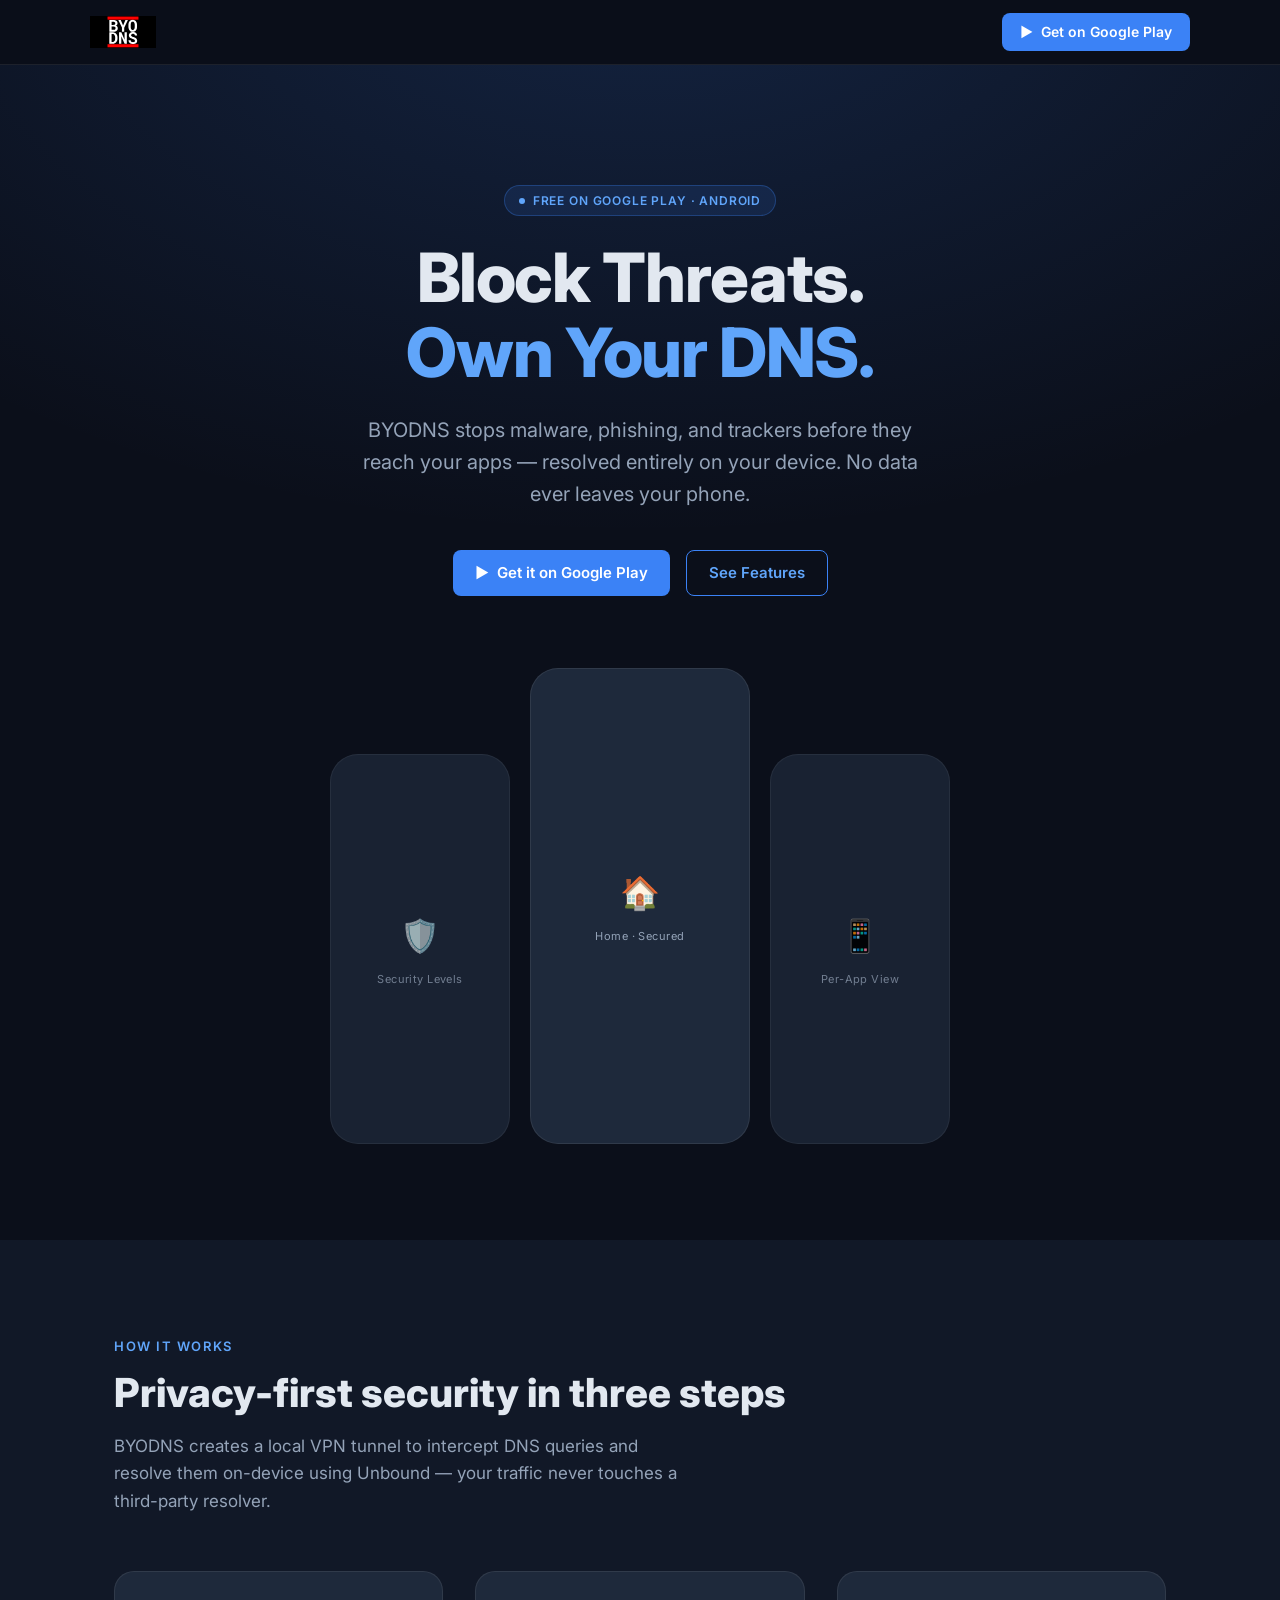
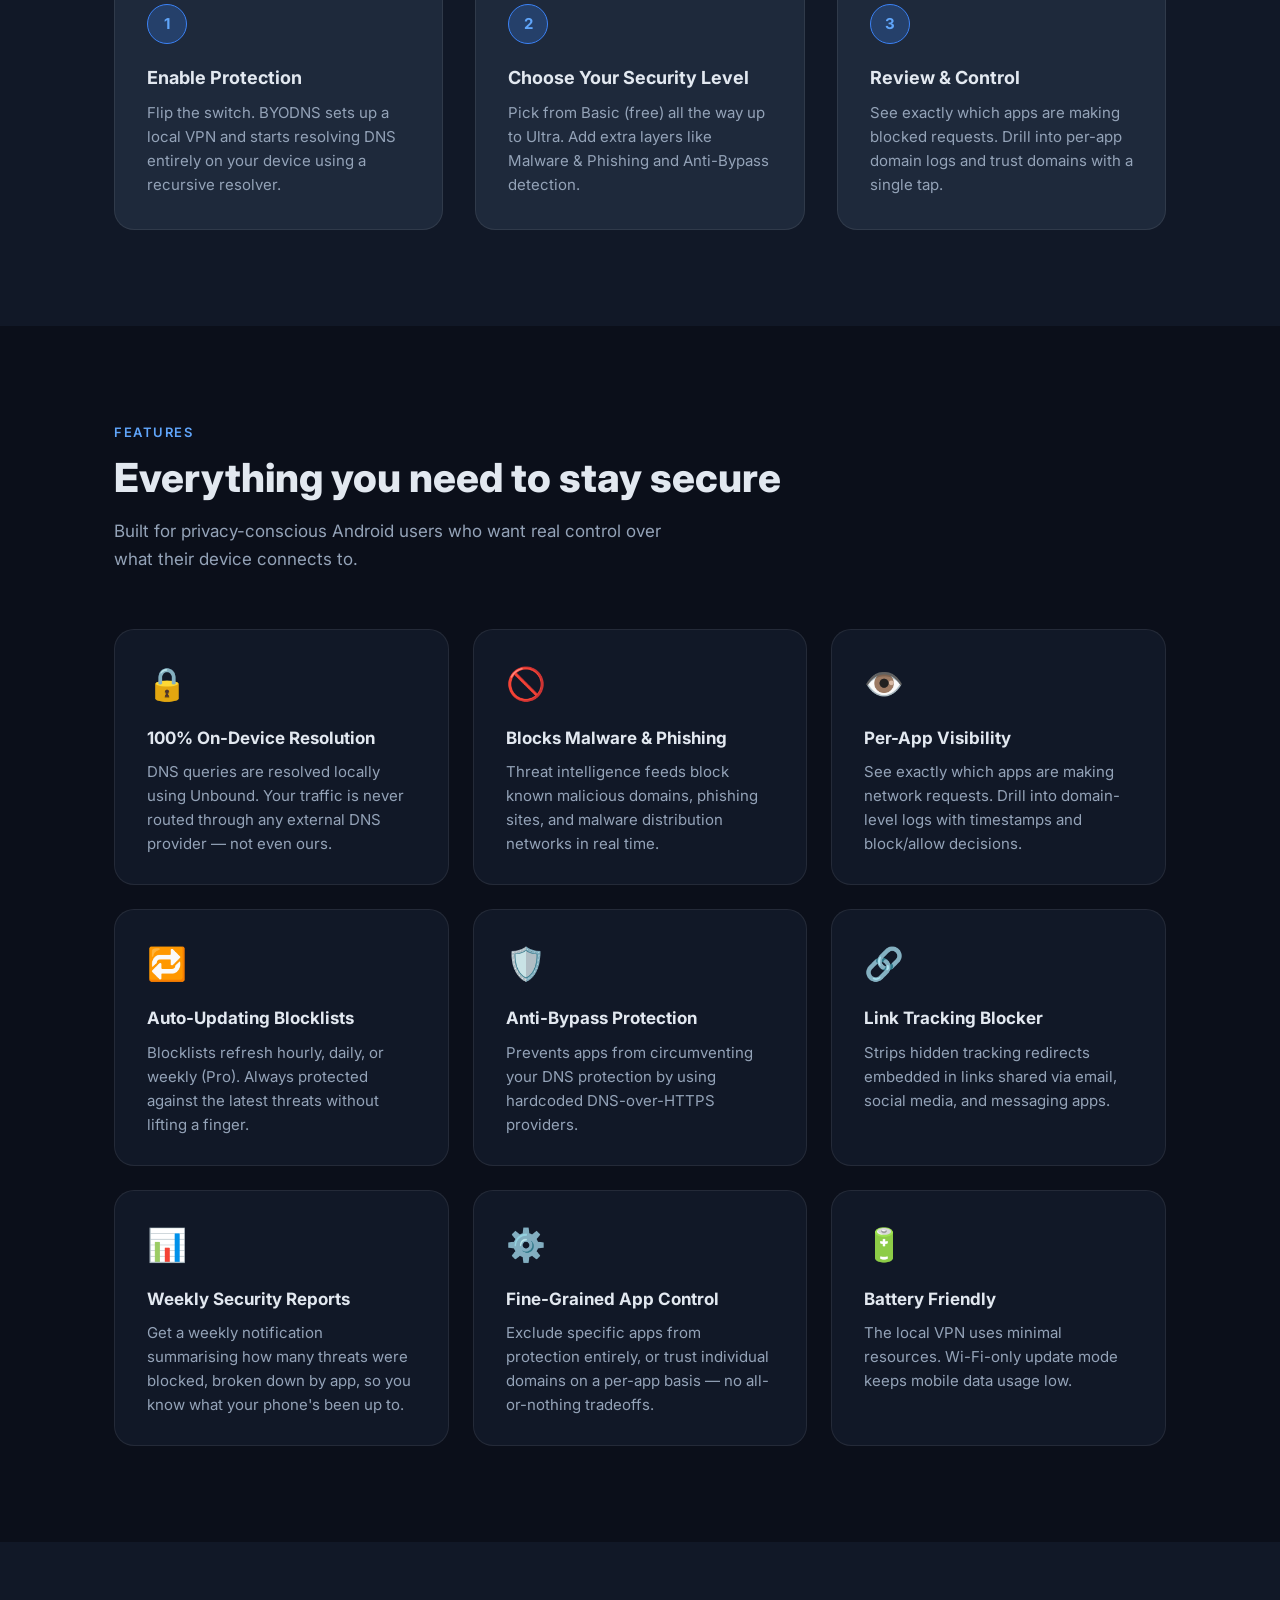
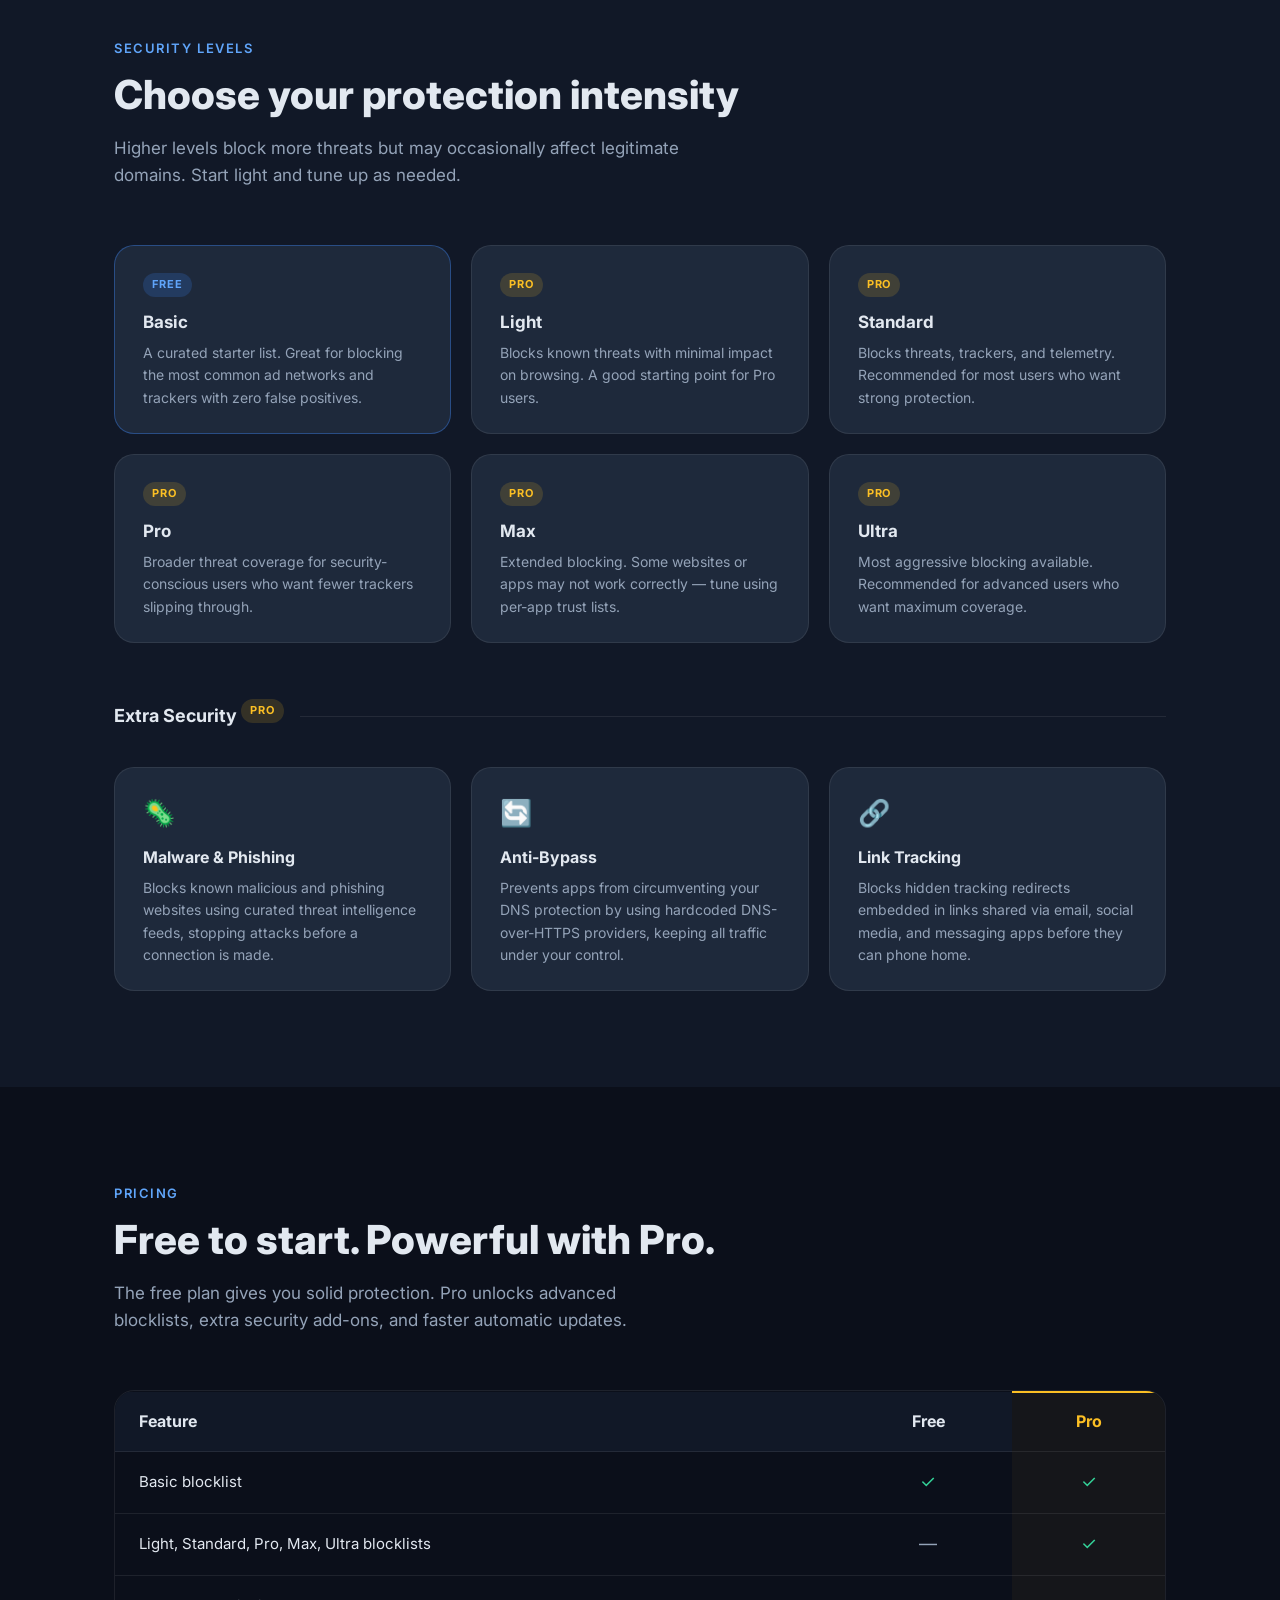
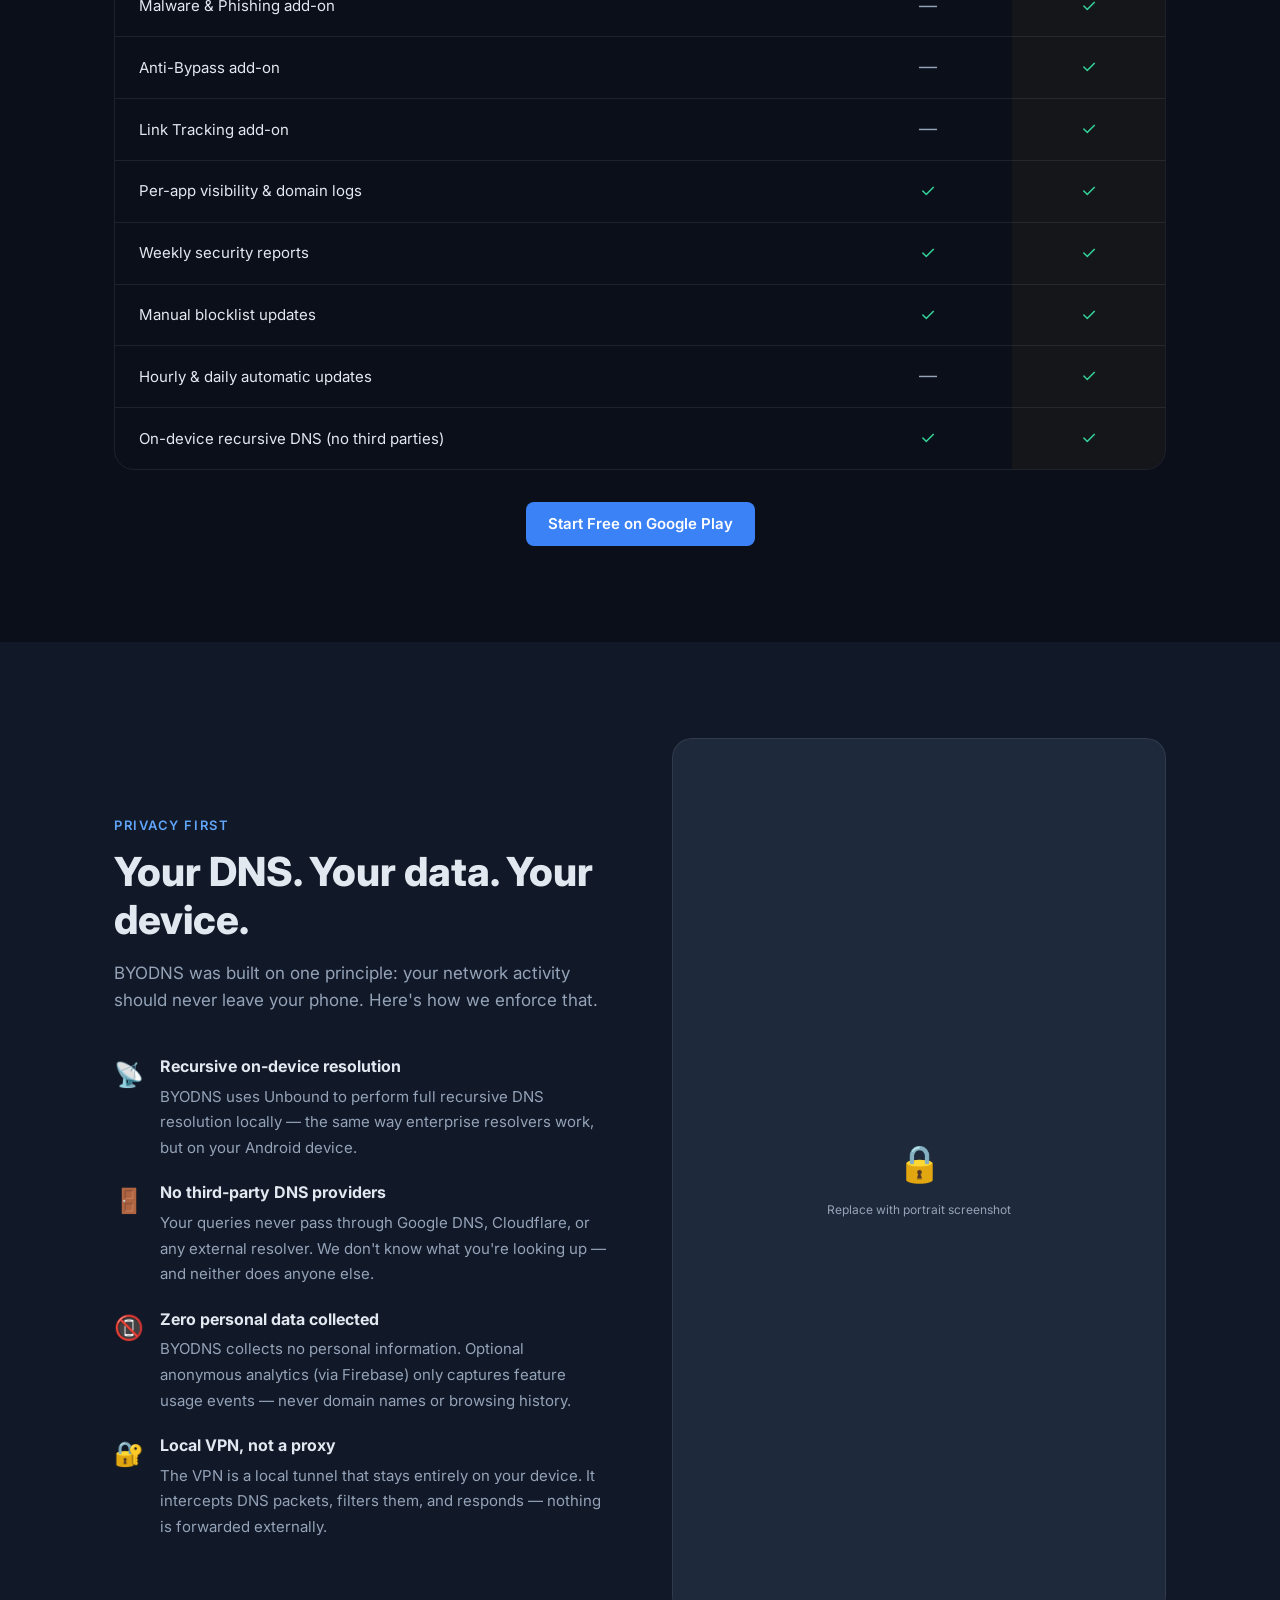
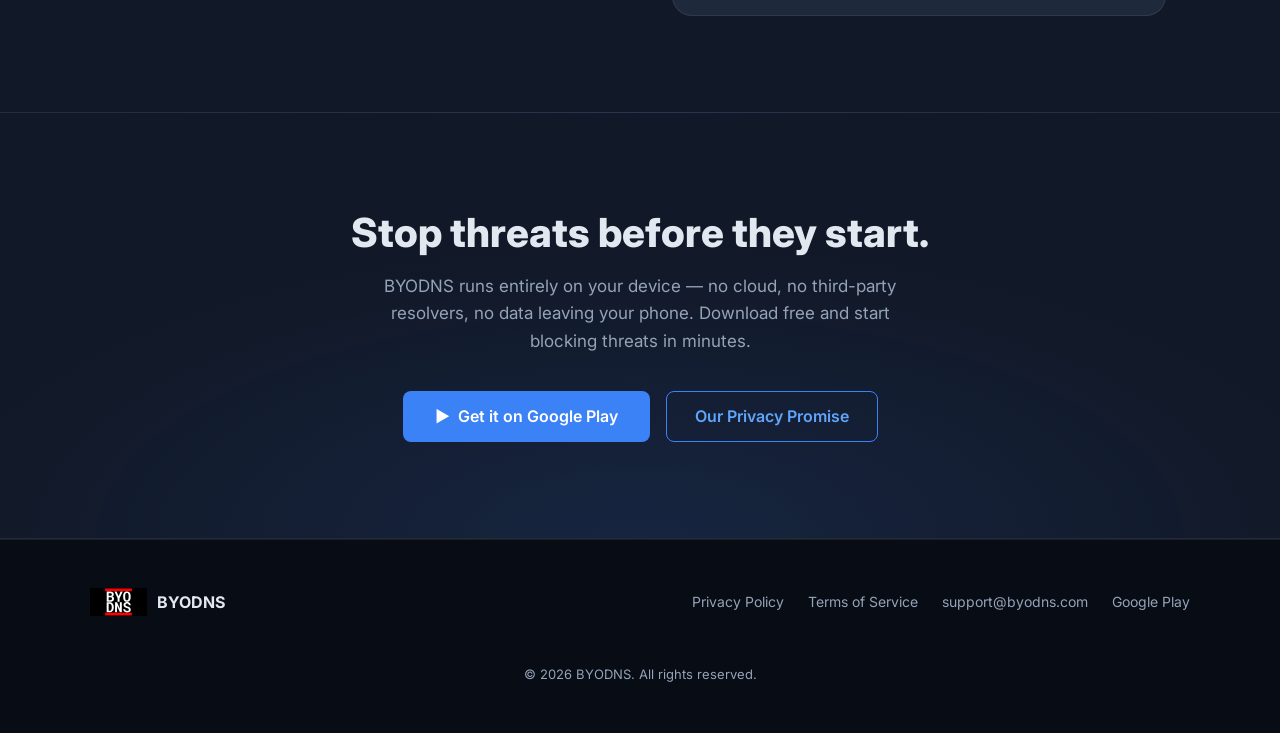
<file: docs/index.html>
<!DOCTYPE html>
<html lang="en">

<head>
  <meta charset="UTF-8" />
  <meta name="viewport" content="width=device-width, initial-scale=1.0" />
  <title>BYODNS — On-Device DNS Security for Android</title>
  <meta name="description"
    content="BYODNS stops malware, phishing, and trackers before they reach your apps — using a fully on-device recursive DNS resolver. No data ever leaves your phone." />
  <link rel="canonical" href="https://www.byodns.com/" />

  <!-- Open Graph -->
  <meta property="og:type" content="website" />
  <meta property="og:url" content="https://www.byodns.com/" />
  <meta property="og:title" content="BYODNS — On-Device DNS Security for Android" />
  <meta property="og:description"
    content="Block malware, phishing, and trackers directly on your device. No third-party DNS. No data leaves your phone." />
  <meta property="og:image" content="https://www.byodns.com/byodns-icon.svg" />

  <!-- Favicon -->
  <link rel="icon" href="byodns-icon.svg" type="image/svg+xml" />

  <link rel="preconnect" href="https://fonts.googleapis.com" />
  <link rel="preconnect" href="https://fonts.gstatic.com" crossorigin />
  <link href="https://fonts.googleapis.com/css2?family=Inter:wght@400;500;600;700;800&display=swap" rel="stylesheet" />
  <style>
    /* RESET & BASE */
    *,
    *::before,
    *::after {
      box-sizing: border-box;
      margin: 0;
      padding: 0;
    }

    html {
      scroll-behavior: smooth;
    }

    body {
      font-family: 'Inter', sans-serif;
      background: #0b0f1a;
      color: #e2e8f0;
      line-height: 1.6;
    }

    a {
      color: inherit;
      text-decoration: none;
    }

    img {
      display: block;
      max-width: 100%;
    }

    /* TOKENS */
    :root {
      --accent: #3b82f6;
      --accent-light: #60a5fa;
      --accent-glow: rgba(59, 130, 246, 0.25);
      --surface: #111827;
      --surface2: #1e293b;
      --border: rgba(255, 255, 255, 0.08);
      --text-muted: #94a3b8;
      --radius: 12px;
      --radius-lg: 20px;
    }

    /* LAYOUT */
    .container {
      max-width: 1100px;
      margin: 0 auto;
      padding: 0 24px;
    }

    section {
      padding: 96px 0;
    }

    .section-label {
      font-size: 13px;
      font-weight: 600;
      letter-spacing: .12em;
      text-transform: uppercase;
      color: var(--accent-light);
      margin-bottom: 12px;
    }

    h2 {
      font-size: clamp(28px, 4vw, 40px);
      font-weight: 800;
      line-height: 1.2;
      margin-bottom: 16px;
    }

    .section-desc {
      font-size: 17px;
      color: var(--text-muted);
      max-width: 580px;
      margin-bottom: 56px;
    }

    /* NAV */
    nav {
      position: sticky;
      top: 0;
      z-index: 100;
      background: rgba(11, 15, 26, 0.85);
      backdrop-filter: blur(12px);
      border-bottom: 1px solid var(--border);
      padding: 0 24px;
    }

    .nav-inner {
      max-width: 1100px;
      margin: 0 auto;
      display: flex;
      align-items: center;
      justify-content: space-between;
      height: 64px;
    }

    .nav-logo {
      display: flex;
      align-items: center;
      gap: 10px;
    }

    .nav-logo img {
      height: 32px;
    }

    .nav-logo span {
      font-size: 18px;
      font-weight: 700;
      letter-spacing: -.01em;
    }

    .btn {
      display: inline-flex;
      align-items: center;
      gap: 8px;
      padding: 10px 22px;
      border-radius: 8px;
      font-size: 15px;
      font-weight: 600;
      transition: opacity .15s, transform .15s;
      cursor: pointer;
      border: none;
    }

    .btn:hover {
      opacity: .88;
      transform: translateY(-1px);
    }

    .btn-primary {
      background: var(--accent);
      color: #fff;
    }

    .btn-outline {
      background: transparent;
      color: var(--accent-light);
      border: 1.5px solid var(--accent);
    }

    /* HERO */
    #hero {
      padding: 120px 0 96px;
      text-align: center;
      background: radial-gradient(ellipse 80% 50% at 50% -10%, rgba(59, 130, 246, .18), transparent);
    }

    .hero-badge {
      display: inline-flex;
      align-items: center;
      gap: 8px;
      background: rgba(59, 130, 246, .12);
      border: 1px solid rgba(59, 130, 246, .3);
      color: var(--accent-light);
      border-radius: 999px;
      font-size: 12px;
      font-weight: 600;
      letter-spacing: .07em;
      text-transform: uppercase;
      padding: 5px 14px;
      margin-bottom: 24px;
    }

    .hero-badge .dot {
      width: 6px;
      height: 6px;
      border-radius: 50%;
      background: var(--accent-light);
      flex-shrink: 0;
    }

    #hero h1 {
      font-size: clamp(38px, 6vw, 68px);
      font-weight: 800;
      line-height: 1.1;
      letter-spacing: -.02em;
      margin-bottom: 24px;
    }

    #hero h1 span {
      color: var(--accent-light);
    }

    #hero .hero-sub {
      font-size: clamp(16px, 2vw, 20px);
      color: var(--text-muted);
      max-width: 560px;
      margin: 0 auto 40px;
    }

    .hero-ctas {
      display: flex;
      gap: 16px;
      justify-content: center;
      flex-wrap: wrap;
      margin-bottom: 72px;
    }

    /* Hero phone strip */
    .hero-phones {
      display: flex;
      gap: 20px;
      justify-content: center;
      align-items: flex-end;
      flex-wrap: wrap;
    }

    .hero-phone {
      background: var(--surface2);
      border: 1px solid var(--border);
      border-radius: 28px;
      display: flex;
      flex-direction: column;
      align-items: center;
      justify-content: center;
      gap: 10px;
      transition: transform .25s, border-color .25s;
      overflow: hidden;
    }

    .hero-phone:hover {
      transform: translateY(-8px);
      border-color: rgba(59, 130, 246, .45);
    }

    /* Centre phone is taller / more prominent */
    .hero-phone.main {
      width: 220px;
      aspect-ratio: 9/19.5;
    }

    .hero-phone.side {
      width: 180px;
      aspect-ratio: 9/19.5;
      opacity: .75;
    }

    .hero-phone .ph-icon {
      font-size: 32px;
    }

    .hero-phone .ph-label {
      font-size: 11px;
      color: var(--text-muted);
      letter-spacing: .04em;
    }

    @media (max-width: 640px) {
      .hero-phone.side {
        display: none;
      }

      .hero-phone.main {
        width: 200px;
      }
    }

    /* HOW IT WORKS */
    #how {
      background: var(--surface);
    }

    .steps {
      display: grid;
      grid-template-columns: repeat(auto-fit, minmax(260px, 1fr));
      gap: 32px;
    }

    .step {
      background: var(--surface2);
      border: 1px solid var(--border);
      border-radius: var(--radius-lg);
      padding: 32px;
      position: relative;
      transition: border-color .2s, transform .2s;
    }

    .step:hover {
      border-color: rgba(59, 130, 246, .45);
      transform: translateY(-4px);
    }

    .step-num {
      width: 40px;
      height: 40px;
      border-radius: 50%;
      background: var(--accent-glow);
      border: 1.5px solid var(--accent);
      display: flex;
      align-items: center;
      justify-content: center;
      font-size: 15px;
      font-weight: 700;
      color: var(--accent-light);
      margin-bottom: 20px;
    }

    .step h3 {
      font-size: 18px;
      font-weight: 700;
      margin-bottom: 8px;
    }

    .step p {
      font-size: 15px;
      color: var(--text-muted);
    }

    /* Screenshot cards (privacy section) */
    .screenshot-card {
      flex: 1 1 220px;
      max-width: 260px;
      background: var(--surface2);
      border: 1px solid var(--border);
      border-radius: var(--radius-lg);
      aspect-ratio: 9/19.5;
      display: flex;
      flex-direction: column;
      align-items: center;
      justify-content: center;
      gap: 8px;
      padding: 20px;
    }

    .screenshot-card .sc-label {
      font-size: 12px;
      color: var(--text-muted);
    }

    /* FEATURES */
    #features {}

    .features-grid {
      display: grid;
      grid-template-columns: repeat(auto-fit, minmax(300px, 1fr));
      gap: 24px;
    }

    .feature-card {
      background: var(--surface);
      border: 1px solid var(--border);
      border-radius: var(--radius-lg);
      padding: 28px 32px;
      transition: border-color .2s, transform .2s;
    }

    .feature-card:hover {
      border-color: var(--accent);
      transform: translateY(-4px);
    }

    .feature-icon {
      font-size: 32px;
      margin-bottom: 16px;
    }

    .feature-card h3 {
      font-size: 17px;
      font-weight: 700;
      margin-bottom: 8px;
    }

    .feature-card p {
      font-size: 15px;
      color: var(--text-muted);
    }

    /* SECURITY LEVELS */
    #levels {
      background: var(--surface);
    }

    .levels-grid {
      display: grid;
      grid-template-columns: repeat(auto-fit, minmax(280px, 1fr));
      gap: 20px;
    }

    .level-card {
      background: var(--surface2);
      border: 1px solid var(--border);
      border-radius: var(--radius-lg);
      padding: 24px 28px;
      transition: border-color .2s, transform .2s;
    }

    .level-card:hover {
      border-color: rgba(59, 130, 246, .4);
      transform: translateY(-3px);
    }

    .level-card.free {
      border-color: rgba(59, 130, 246, .4);
    }

    /* Extra Security add-ons */
    .addons-divider {
      margin: 56px 0 32px;
      display: flex;
      align-items: center;
      gap: 16px;
    }

    .addons-divider h3 {
      font-size: 18px;
      font-weight: 700;
      white-space: nowrap;
    }

    .addons-divider::after {
      content: '';
      flex: 1;
      height: 1px;
      background: var(--border);
    }

    .addons-grid {
      display: grid;
      grid-template-columns: repeat(auto-fit, minmax(280px, 1fr));
      gap: 20px;
    }

    .addon-card {
      background: var(--surface2);
      border: 1px solid var(--border);
      border-radius: var(--radius-lg);
      padding: 24px 28px;
      transition: border-color .2s, transform .2s;
    }

    .addon-card:hover {
      border-color: rgba(251, 191, 36, .35);
      transform: translateY(-3px);
    }

    .addon-icon {
      font-size: 26px;
      margin-bottom: 12px;
    }

    .addon-card h4 {
      font-size: 16px;
      font-weight: 700;
      margin-bottom: 6px;
    }

    .addon-card p {
      font-size: 14px;
      color: var(--text-muted);
    }

    .level-badge {
      display: inline-block;
      font-size: 11px;
      font-weight: 700;
      letter-spacing: .08em;
      text-transform: uppercase;
      padding: 3px 9px;
      border-radius: 20px;
      margin-bottom: 12px;
    }

    .badge-free {
      background: rgba(59, 130, 246, .2);
      color: var(--accent-light);
    }

    .badge-pro {
      background: rgba(251, 191, 36, .15);
      color: #fbbf24;
    }

    .level-card h3 {
      font-size: 17px;
      font-weight: 700;
      margin-bottom: 6px;
    }

    .level-card p {
      font-size: 14px;
      color: var(--text-muted);
    }

    /* PRICING */
    #pricing {}

    .pricing-table {
      border: 1px solid var(--border);
      border-radius: var(--radius-lg);
      overflow: hidden;
    }

    .pricing-table table {
      width: 100%;
      border-collapse: collapse;
    }

    .pricing-table th,
    .pricing-table td {
      padding: 16px 24px;
      text-align: left;
      border-bottom: 1px solid var(--border);
      font-size: 15px;
    }

    .pricing-table thead th {
      background: var(--surface);
      font-size: 16px;
      font-weight: 700;
    }

    /* Highlight the Pro column */
    .pricing-table th.col-pro,
    .pricing-table td.col-pro {
      background: rgba(251, 191, 36, .04);
    }

    .pricing-table thead th.col-pro {
      border-top: 2px solid #fbbf24;
    }

    .pricing-table thead th:not(:first-child) {
      text-align: center;
    }

    .pricing-table tbody td:not(:first-child) {
      text-align: center;
    }

    /* CTA BANNER */
    #cta {
      text-align: center;
      background: radial-gradient(ellipse 80% 100% at 50% 100%, rgba(59, 130, 246, .12) 0%, transparent 70%),
        var(--surface);
      border-top: 1px solid var(--border);
      border-bottom: 1px solid var(--border);
    }

    .cta-title {
      font-size: clamp(26px, 4vw, 40px);
      font-weight: 800;
      line-height: 1.2;
      margin-bottom: 16px;
    }

    .cta-sub {
      font-size: 17px;
      color: var(--text-muted);
      max-width: 520px;
      margin: 0 auto 36px;
    }

    .pricing-table tbody tr:last-child td {
      border-bottom: none;
    }

    .pricing-table tbody tr:hover td {
      background: rgba(255, 255, 255, .02);
    }

    .check {
      color: #34d399;
      font-size: 18px;
    }

    .cross {
      color: var(--text-muted);
      font-size: 18px;
    }

    .col-pro {
      color: #fbbf24;
    }

    .pricing-cta {
      margin-top: 32px;
      text-align: center;
    }

    /* PRIVACY */
    #privacy {
      background: var(--surface);
    }

    .privacy-inner {
      display: grid;
      grid-template-columns: 1fr 1fr;
      gap: 64px;
      align-items: center;
    }

    .privacy-inner .screenshot-card {
      max-width: 100%;
      flex: none;
      width: 100%;
      aspect-ratio: 9/16;
    }

    .privacy-points {
      list-style: none;
      display: flex;
      flex-direction: column;
      gap: 20px;
    }

    .privacy-points li {
      display: flex;
      gap: 16px;
      align-items: flex-start;
    }

    .privacy-points .pi {
      font-size: 24px;
      flex-shrink: 0;
      margin-top: 2px;
    }

    .privacy-points strong {
      display: block;
      font-size: 16px;
      margin-bottom: 4px;
    }

    .privacy-points span {
      font-size: 15px;
      color: var(--text-muted);
    }

    /* FOOTER */
    footer {
      background: #080c14;
      border-top: 1px solid var(--border);
      padding: 48px 24px;
    }

    .footer-inner {
      max-width: 1100px;
      margin: 0 auto;
      display: flex;
      align-items: center;
      justify-content: space-between;
      flex-wrap: wrap;
      gap: 24px;
    }

    .footer-logo {
      display: flex;
      align-items: center;
      gap: 10px;
    }

    .footer-logo img {
      height: 28px;
    }

    .footer-logo span {
      font-size: 16px;
      font-weight: 700;
    }

    .footer-links {
      display: flex;
      gap: 24px;
      flex-wrap: wrap;
    }

    .footer-links a {
      font-size: 14px;
      color: var(--text-muted);
      transition: color .15s;
    }

    .footer-links a:hover {
      color: #fff;
    }

    .footer-copy {
      font-size: 13px;
      color: var(--text-muted);
      width: 100%;
      text-align: center;
      padding-top: 24px;
    }

    /* RESPONSIVE */
    @media (max-width: 768px) {
      section {
        padding: 72px 0;
      }

      #hero {
        padding: 80px 0 64px;
      }

      .privacy-inner {
        grid-template-columns: 1fr;
      }

      .privacy-inner .screenshot-card {
        display: none;
      }

      .pricing-table th,
      .pricing-table td {
        padding: 12px 16px;
        font-size: 13px;
      }
    }
  </style>
</head>

<body>

  <!-- NAV -->
  <nav>
    <div class="nav-inner">
      <a href="#hero" class="nav-logo" aria-label="BYODNS home">
        <img src="byodns-logo.svg" alt="BYODNS" />
      </a>
      <a href="https://play.google.com/store/apps/details?id=com.byodns" target="_blank" rel="noopener"
        class="btn btn-primary" style="font-size:14px;padding:8px 18px;">
        &#9654;&nbsp; Get on Google Play
      </a>
    </div>
  </nav>

  <!-- HERO -->
  <section id="hero">
    <div class="container">
      <div class="hero-badge">
        <span class="dot"></span>
        Free on Google Play &middot; Android
      </div>
      <h1>Block Threats.<br /><span>Own Your DNS.</span></h1>
      <p class="hero-sub">BYODNS stops malware, phishing, and trackers before they reach your apps — resolved
        entirely on your device. No data ever leaves your phone.</p>
      <div class="hero-ctas">
        <a href="https://play.google.com/store/apps/details?id=com.byodns" target="_blank" rel="noopener"
          class="btn btn-primary">&#9654;&nbsp; Get it on Google Play</a>
        <a href="#features" class="btn btn-outline">See Features</a>
      </div>

      <!-- Phone mockup strip — replace emoji placeholders with real <img> screenshots -->
      <div class="hero-phones">
        <div class="hero-phone side">
          <span class="ph-icon">🛡️</span>
          <span class="ph-label">Security Levels</span>
        </div>
        <div class="hero-phone main">
          <span class="ph-icon">🏠</span>
          <span class="ph-label">Home · Secured</span>
        </div>
        <div class="hero-phone side">
          <span class="ph-icon">📱</span>
          <span class="ph-label">Per-App View</span>
        </div>
      </div>
    </div>
  </section>

  <!-- HOW IT WORKS -->
  <section id="how">
    <div class="container">
      <p class="section-label">How It Works</p>
      <h2>Privacy-first security in three steps</h2>
      <p class="section-desc">BYODNS creates a local VPN tunnel to intercept DNS queries and resolve them on-device
        using Unbound — your traffic never touches a third-party resolver.</p>
      <div class="steps">
        <div class="step">
          <div class="step-num">1</div>
          <h3>Enable Protection</h3>
          <p>Flip the switch. BYODNS sets up a local VPN and starts resolving DNS entirely on your device using a
            recursive resolver.</p>
        </div>
        <div class="step">
          <div class="step-num">2</div>
          <h3>Choose Your Security Level</h3>
          <p>Pick from Basic (free) all the way up to Ultra. Add extra layers like Malware &amp; Phishing and
            Anti-Bypass detection.</p>
        </div>
        <div class="step">
          <div class="step-num">3</div>
          <h3>Review &amp; Control</h3>
          <p>See exactly which apps are making blocked requests. Drill into per-app domain logs and trust domains with a
            single tap.</p>
        </div>
      </div>

    </div>
  </section>

  <!-- FEATURES -->
  <section id="features">
    <div class="container">
      <p class="section-label">Features</p>
      <h2>Everything you need to stay secure</h2>
      <p class="section-desc">Built for privacy-conscious Android users who want real control over what their device
        connects to.</p>
      <div class="features-grid">
        <div class="feature-card">
          <div class="feature-icon">🔒</div>
          <h3>100% On-Device Resolution</h3>
          <p>DNS queries are resolved locally using Unbound. Your traffic is never routed through any external DNS
            provider — not even ours.</p>
        </div>
        <div class="feature-card">
          <div class="feature-icon">🚫</div>
          <h3>Blocks Malware &amp; Phishing</h3>
          <p>Threat intelligence feeds block known malicious domains, phishing sites, and malware distribution networks
            in real time.</p>
        </div>
        <div class="feature-card">
          <div class="feature-icon">👁️</div>
          <h3>Per-App Visibility</h3>
          <p>See exactly which apps are making network requests. Drill into domain-level logs with timestamps and
            block/allow decisions.</p>
        </div>
        <div class="feature-card">
          <div class="feature-icon">🔁</div>
          <h3>Auto-Updating Blocklists</h3>
          <p>Blocklists refresh hourly, daily, or weekly (Pro). Always protected against the latest threats without
            lifting a finger.</p>
        </div>
        <div class="feature-card">
          <div class="feature-icon">🛡️</div>
          <h3>Anti-Bypass Protection</h3>
          <p>Prevents apps from circumventing your DNS protection by using hardcoded DNS-over-HTTPS providers.</p>
        </div>
        <div class="feature-card">
          <div class="feature-icon">🔗</div>
          <h3>Link Tracking Blocker</h3>
          <p>Strips hidden tracking redirects embedded in links shared via email, social media, and messaging apps.</p>
        </div>
        <div class="feature-card">
          <div class="feature-icon">📊</div>
          <h3>Weekly Security Reports</h3>
          <p>Get a weekly notification summarising how many threats were blocked, broken down by app, so you know what
            your phone's been up to.</p>
        </div>
        <div class="feature-card">
          <div class="feature-icon">⚙️</div>
          <h3>Fine-Grained App Control</h3>
          <p>Exclude specific apps from protection entirely, or trust individual domains on a per-app basis — no
            all-or-nothing tradeoffs.</p>
        </div>
        <div class="feature-card">
          <div class="feature-icon">🔋</div>
          <h3>Battery Friendly</h3>
          <p>The local VPN uses minimal resources. Wi-Fi-only update mode keeps mobile data usage low.</p>
        </div>
      </div>
    </div>
  </section>

  <!-- SECURITY LEVELS -->
  <section id="levels">
    <div class="container">
      <p class="section-label">Security Levels</p>
      <h2>Choose your protection intensity</h2>
      <p class="section-desc">Higher levels block more threats but may occasionally affect legitimate domains. Start
        light and tune up as needed.</p>
      <div class="levels-grid">
        <div class="level-card free">
          <span class="level-badge badge-free">Free</span>
          <h3>Basic</h3>
          <p>A curated starter list. Great for blocking the most common ad networks and trackers with zero false
            positives.</p>
        </div>
        <div class="level-card">
          <span class="level-badge badge-pro">Pro</span>
          <h3>Light</h3>
          <p>Blocks known threats with minimal impact on browsing. A good starting point for Pro users.</p>
        </div>
        <div class="level-card">
          <span class="level-badge badge-pro">Pro</span>
          <h3>Standard</h3>
          <p>Blocks threats, trackers, and telemetry. Recommended for most users who want strong protection.</p>
        </div>
        <div class="level-card">
          <span class="level-badge badge-pro">Pro</span>
          <h3>Pro</h3>
          <p>Broader threat coverage for security-conscious users who want fewer trackers slipping through.</p>
        </div>
        <div class="level-card">
          <span class="level-badge badge-pro">Pro</span>
          <h3>Max</h3>
          <p>Extended blocking. Some websites or apps may not work correctly — tune using per-app trust lists.</p>
        </div>
        <div class="level-card">
          <span class="level-badge badge-pro">Pro</span>
          <h3>Ultra</h3>
          <p>Most aggressive blocking available. Recommended for advanced users who want maximum coverage.</p>
        </div>
      </div>

      <!-- Extra Security add-ons -->
      <div class="addons-divider">
        <h3>Extra Security <span class="level-badge badge-pro" style="vertical-align:middle;">Pro</span></h3>
      </div>
      <div class="addons-grid">
        <div class="addon-card">
          <div class="addon-icon">🦠</div>
          <h4>Malware &amp; Phishing</h4>
          <p>Blocks known malicious and phishing websites using curated threat intelligence feeds, stopping attacks
            before a connection is made.</p>
        </div>
        <div class="addon-card">
          <div class="addon-icon">🔄</div>
          <h4>Anti-Bypass</h4>
          <p>Prevents apps from circumventing your DNS protection by using hardcoded DNS-over-HTTPS providers, keeping
            all traffic under your control.</p>
        </div>
        <div class="addon-card">
          <div class="addon-icon">🔗</div>
          <h4>Link Tracking</h4>
          <p>Blocks hidden tracking redirects embedded in links shared via email, social media, and messaging apps
            before they can phone home.</p>
        </div>
      </div>
    </div>
  </section>

  <!-- PRICING -->
  <section id="pricing">
    <div class="container">
      <p class="section-label">Pricing</p>
      <h2>Free to start. Powerful with Pro.</h2>
      <p class="section-desc">The free plan gives you solid protection. Pro unlocks advanced blocklists, extra security
        add-ons, and faster automatic updates.</p>
      <div class="pricing-table">
        <table>
          <thead>
            <tr>
              <th>Feature</th>
              <th>Free</th>
              <th class="col-pro">Pro</th>
            </tr>
          </thead>
          <tbody>
            <tr>
              <td>Basic blocklist</td>
              <td><span class="check">✓</span></td>
              <td class="col-pro"><span class="check">✓</span></td>
            </tr>
            <tr>
              <td>Light, Standard, Pro, Max, Ultra blocklists</td>
              <td><span class="cross">—</span></td>
              <td class="col-pro"><span class="check">✓</span></td>
            </tr>
            <tr>
              <td>Malware &amp; Phishing add-on</td>
              <td><span class="cross">—</span></td>
              <td class="col-pro"><span class="check">✓</span></td>
            </tr>
            <tr>
              <td>Anti-Bypass add-on</td>
              <td><span class="cross">—</span></td>
              <td class="col-pro"><span class="check">✓</span></td>
            </tr>
            <tr>
              <td>Link Tracking add-on</td>
              <td><span class="cross">—</span></td>
              <td class="col-pro"><span class="check">✓</span></td>
            </tr>
            <tr>
              <td>Per-app visibility &amp; domain logs</td>
              <td><span class="check">✓</span></td>
              <td class="col-pro"><span class="check">✓</span></td>
            </tr>
            <tr>
              <td>Weekly security reports</td>
              <td><span class="check">✓</span></td>
              <td class="col-pro"><span class="check">✓</span></td>
            </tr>
            <tr>
              <td>Manual blocklist updates</td>
              <td><span class="check">✓</span></td>
              <td class="col-pro"><span class="check">✓</span></td>
            </tr>
            <tr>
              <td>Hourly &amp; daily automatic updates</td>
              <td><span class="cross">—</span></td>
              <td class="col-pro"><span class="check">✓</span></td>
            </tr>
            <tr>
              <td>On-device recursive DNS (no third parties)</td>
              <td><span class="check">✓</span></td>
              <td class="col-pro"><span class="check">✓</span></td>
            </tr>
          </tbody>
        </table>
      </div>
      <div class="pricing-cta">
        <a href="https://play.google.com/store/apps/details?id=com.byodns" target="_blank" rel="noopener"
          class="btn btn-primary">Start Free on Google Play</a>
      </div>
    </div>
  </section>

  <!-- PRIVACY COMMITMENT -->
  <section id="privacy">
    <div class="container">
      <div class="privacy-inner">
        <div>
          <p class="section-label">Privacy First</p>
          <h2>Your DNS. Your data. Your device.</h2>
          <p style="color:var(--text-muted);font-size:17px;margin-bottom:40px;">BYODNS was built on one principle: your
            network activity should never leave your phone. Here's how we enforce that.</p>
          <ul class="privacy-points">
            <li>
              <span class="pi">📡</span>
              <div>
                <strong>Recursive on-device resolution</strong>
                <span>BYODNS uses Unbound to perform full recursive DNS resolution locally — the same way enterprise
                  resolvers work, but on your Android device.</span>
              </div>
            </li>
            <li>
              <span class="pi">🚪</span>
              <div>
                <strong>No third-party DNS providers</strong>
                <span>Your queries never pass through Google DNS, Cloudflare, or any external resolver. We don't know
                  what you're looking up — and neither does anyone else.</span>
              </div>
            </li>
            <li>
              <span class="pi">📵</span>
              <div>
                <strong>Zero personal data collected</strong>
                <span>BYODNS collects no personal information. Optional anonymous analytics (via Firebase) only captures
                  feature usage events — never domain names or browsing history.</span>
              </div>
            </li>
            <li>
              <span class="pi">🔐</span>
              <div>
                <strong>Local VPN, not a proxy</strong>
                <span>The VPN is a local tunnel that stays entirely on your device. It intercepts DNS packets, filters
                  them, and responds — nothing is forwarded externally.</span>
              </div>
            </li>
          </ul>
        </div>
        <div class="screenshot-card" style="max-width:100%;width:100%;aspect-ratio:9/16;flex:none;">
          <!-- REPLACE: insert a portrait app screenshot here (e.g. home screen with protection active) -->
          <span style="font-size:36px">🔒</span>
          <span class="sc-label">Replace with portrait screenshot</span>
        </div>
      </div>
    </div>
  </section>

  <!-- CTA BANNER -->
  <section id="cta">
    <div class="container">
      <p class="cta-title">Stop threats before they start.</p>
      <p class="cta-sub">BYODNS runs entirely on your device — no cloud, no third-party resolvers, no data leaving
        your phone. Download free and start blocking threats in minutes.</p>
      <div style="display:flex;gap:16px;justify-content:center;flex-wrap:wrap;">
        <a href="https://play.google.com/store/apps/details?id=com.byodns" target="_blank" rel="noopener"
          class="btn btn-primary" style="font-size:16px;padding:13px 32px;">&#9654;&nbsp; Get it on Google Play</a>
        <a href="#privacy" class="btn btn-outline" style="font-size:16px;padding:12px 28px;">Our Privacy Promise</a>
      </div>
    </div>
  </section>

  <!-- FOOTER -->
  <footer>
    <div class="footer-inner">
      <div class="footer-logo">
        <img src="byodns-logo.svg" alt="BYODNS" />
        <span>BYODNS</span>
      </div>
      <div class="footer-links">
        <a href="privacy.html">Privacy Policy</a>
        <a href="tos.html">Terms of Service</a>
        <a href="mailto:support@byodns.com">support@byodns.com</a>
        <a href="https://play.google.com/store/apps/details?id=com.byodns" target="_blank" rel="noopener">Google
          Play</a>
      </div>
      <p class="footer-copy">&copy; 2026 BYODNS. All rights reserved.</p>
    </div>
  </footer>

</body>

</html>
</file>
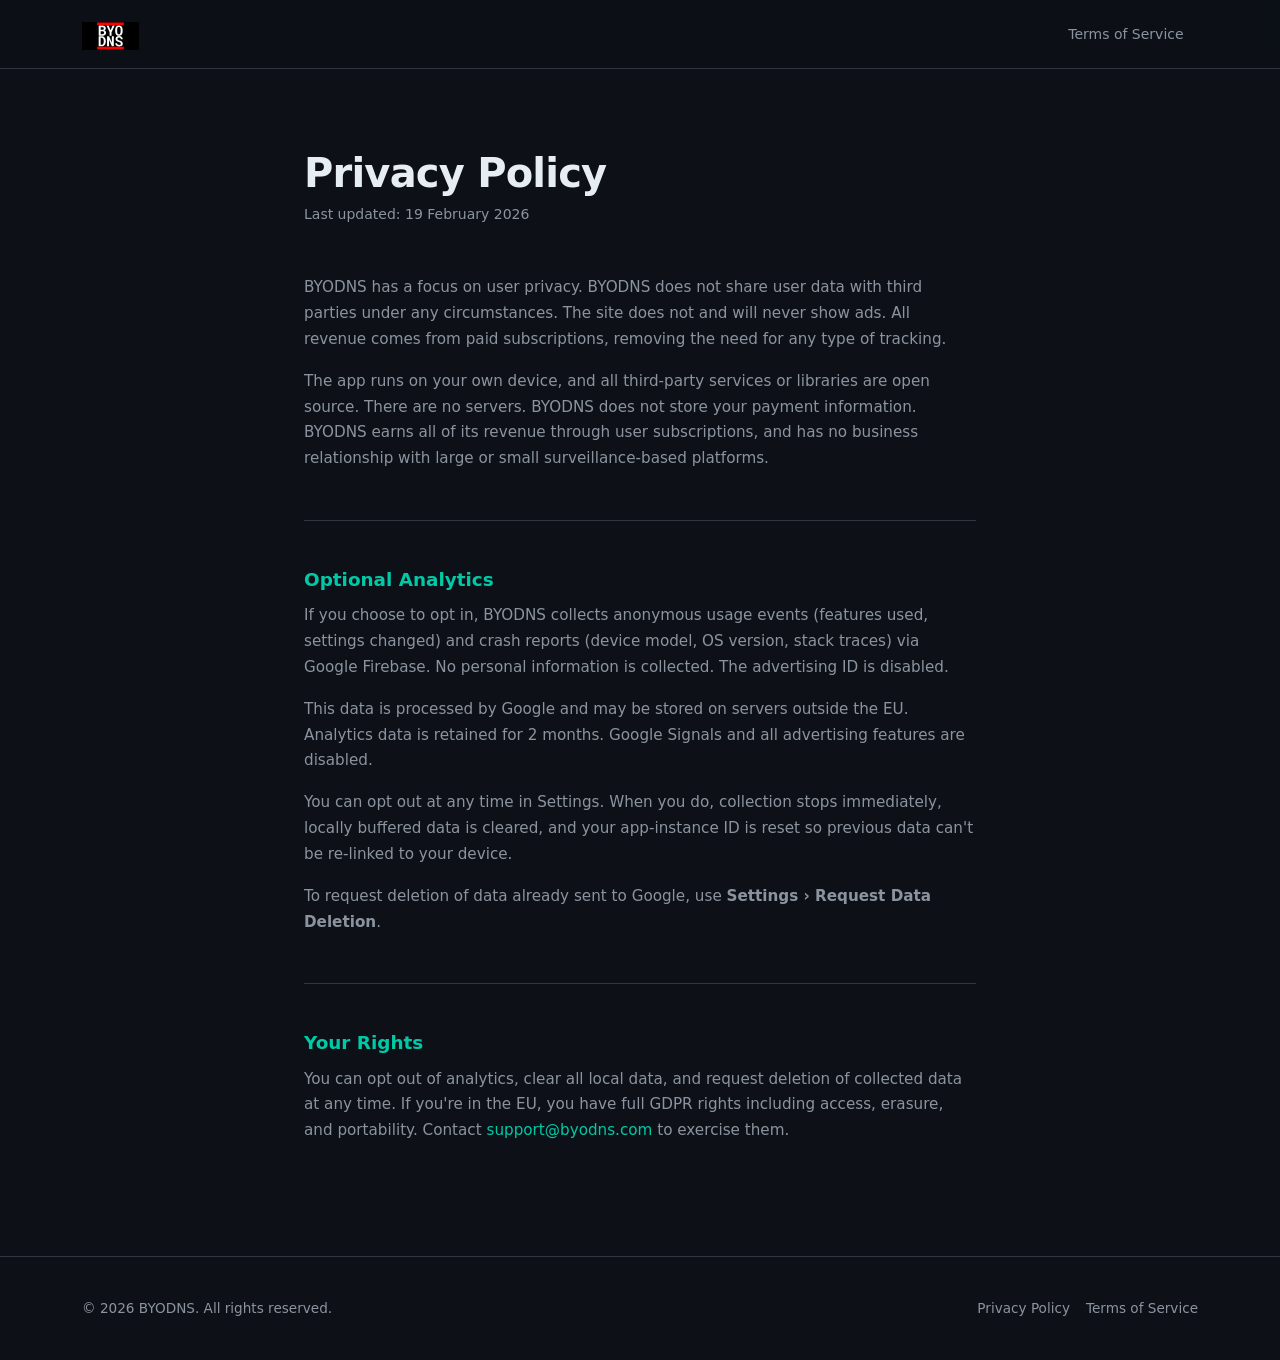
<file: docs/privacy.html>
<!DOCTYPE html>
<html lang="en">

<head>
  <meta charset="UTF-8">
  <meta name="viewport" content="width=device-width, initial-scale=1.0">
  <title>Privacy Policy — BYODNS</title>
  <link rel="icon" href="byodns-icon.svg" type="image/svg+xml">
  <link rel="stylesheet" href="https://cdn.jsdelivr.net/npm/bootstrap@5.3.3/dist/css/bootstrap.min.css">
  <link rel="stylesheet" href="style.css">
  <style>
    .policy-wrap {
      max-width: 720px;
      margin: 0 auto;
      padding: 5rem 1.5rem 6rem;
    }

    .policy-wrap h1 {
      font-size: clamp(1.75rem, 4vw, 2.5rem);
      font-weight: 800;
      letter-spacing: -0.02em;
      margin-bottom: 0.4rem;
    }

    .policy-wrap .last-updated {
      color: var(--text-muted);
      font-size: 0.875rem;
      margin-bottom: 3rem;
    }

    .policy-wrap h2 {
      font-size: 1.15rem;
      font-weight: 700;
      color: var(--accent);
      margin-top: 2.5rem;
      margin-bottom: 0.75rem;
    }

    .policy-wrap p {
      color: var(--text-muted);
      font-size: 0.95rem;
      margin-bottom: 1rem;
    }

    .policy-wrap ul {
      color: var(--text-muted);
      font-size: 0.95rem;
      padding-left: 1.5rem;
      margin-bottom: 1rem;
    }

    .policy-wrap ul li {
      margin-bottom: 0.4rem;
    }

    .policy-divider {
      border-color: var(--border);
      opacity: 1;
      margin: 3rem 0;
    }
  </style>
</head>

<body>

  <!-- Navbar -->
  <nav class="navbar navbar-expand-lg sticky-top">
    <div class="container">
      <a class="navbar-brand" href="index.html">
        <img src="byodns-logo.svg" alt="BYODNS">
      </a>
      <div class="ms-auto">
        <a href="tos.html" class="nav-link d-inline">Terms of Service</a>
      </div>
    </div>
  </nav>

  <main>
    <div class="policy-wrap">
      <h1>Privacy Policy</h1>
      <p class="last-updated">Last updated: 19 February 2026</p>

      <p>BYODNS has a focus on user privacy. BYODNS does not share user data with third parties under any circumstances.
        The site does not and will never show ads. All revenue comes from paid subscriptions, removing the need for any
        type of tracking.</p>

      <p>The app runs on your own device, and all third-party services or libraries are open source. There are no
        servers. BYODNS does not store your payment information. BYODNS earns all of its revenue through user
        subscriptions, and has no business relationship with large or small surveillance-based platforms.</p>

      <hr class="policy-divider">

      <h2>Optional Analytics</h2>
      <p>If you choose to opt in, BYODNS collects anonymous usage events (features used, settings changed) and crash
        reports (device model, OS version, stack traces) via Google Firebase. No personal information is collected. The
        advertising ID is disabled.</p>
      <p>This data is processed by Google and may be stored on servers outside the EU. Analytics data is retained for 2
        months. Google Signals and all advertising features are disabled.</p>
      <p>You can opt out at any time in Settings. When you do, collection stops immediately, locally buffered data is
        cleared, and your app-instance ID is reset so previous data can't be re-linked to your device.</p>
      <p>To request deletion of data already sent to Google, use <strong>Settings › Request Data Deletion</strong>.</p>

      <hr class="policy-divider">

      <h2>Your Rights</h2>
      <p>You can opt out of analytics, clear all local data, and request deletion of collected data at any time. If
        you're in the EU, you have full GDPR rights including access, erasure, and portability. Contact <a
          href="mailto:support@byodns.com">support@byodns.com</a> to exercise them.</p>
    </div>
  </main>

  <!-- Footer -->
  <footer>
    <div class="container d-flex flex-column flex-md-row justify-content-between align-items-center gap-2">
      <span>© 2026 BYODNS. All rights reserved.</span>
      <div class="d-flex gap-3">
        <a href="privacy.html">Privacy Policy</a>
        <a href="tos.html">Terms of Service</a>
      </div>
    </div>
  </footer>

</body>

</html>
</file>
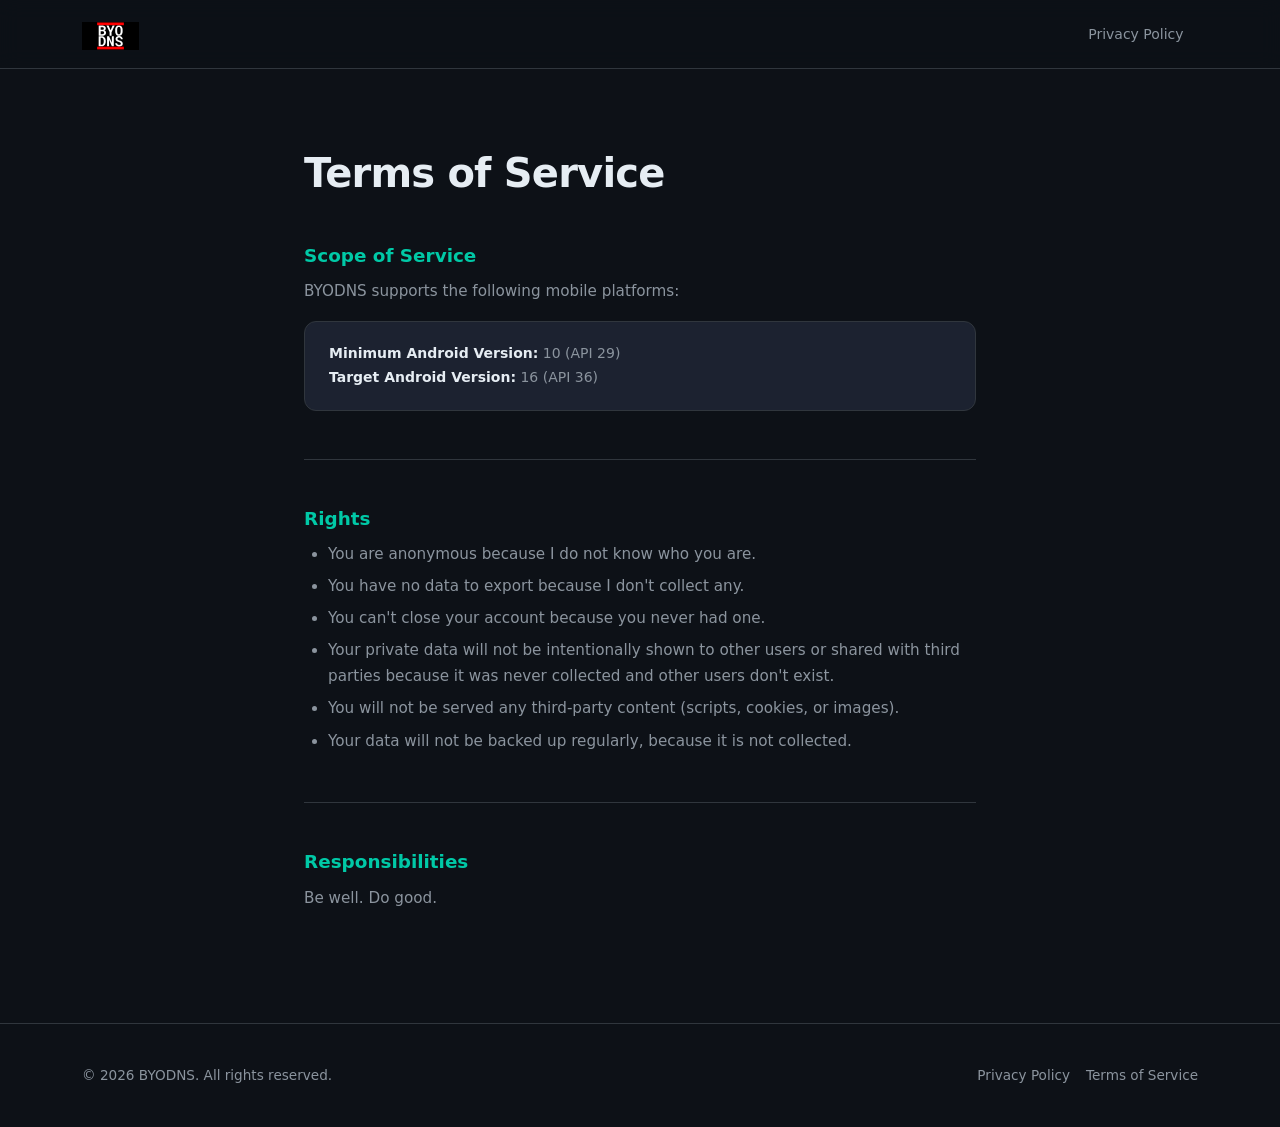
<file: docs/tos.html>
<!DOCTYPE html>
<html lang="en">

<head>
  <meta charset="UTF-8">
  <meta name="viewport" content="width=device-width, initial-scale=1.0">
  <title>Terms of Service — BYODNS</title>
  <link rel="icon" href="byodns-icon.svg" type="image/svg+xml">
  <link rel="stylesheet" href="https://cdn.jsdelivr.net/npm/bootstrap@5.3.3/dist/css/bootstrap.min.css">
  <link rel="stylesheet" href="style.css">
  <style>
    .policy-wrap {
      max-width: 720px;
      margin: 0 auto;
      padding: 5rem 1.5rem 6rem;
    }

    .policy-wrap h1 {
      font-size: clamp(1.75rem, 4vw, 2.5rem);
      font-weight: 800;
      letter-spacing: -0.02em;
      margin-bottom: 3rem;
    }

    .policy-wrap h2 {
      font-size: 1.15rem;
      font-weight: 700;
      color: var(--accent);
      margin-top: 2.5rem;
      margin-bottom: 0.75rem;
    }

    .policy-wrap p {
      color: var(--text-muted);
      font-size: 0.95rem;
      margin-bottom: 1rem;
    }

    .policy-wrap ul {
      color: var(--text-muted);
      font-size: 0.95rem;
      padding-left: 1.5rem;
      margin-bottom: 1rem;
    }

    .policy-wrap ul li {
      margin-bottom: 0.4rem;
    }

    .policy-wrap .platform-meta {
      background: var(--bg-card);
      border: 1px solid var(--border);
      border-radius: 12px;
      padding: 1.25rem 1.5rem;
      font-size: 0.875rem;
      color: var(--text-muted);
      margin-bottom: 1rem;
    }

    .policy-wrap .platform-meta strong {
      color: var(--text-primary);
    }

    .policy-divider {
      border-color: var(--border);
      opacity: 1;
      margin: 3rem 0;
    }
  </style>
</head>

<body>

  <!-- Navbar -->
  <nav class="navbar navbar-expand-lg sticky-top">
    <div class="container">
      <a class="navbar-brand" href="index.html">
        <img src="byodns-logo.svg" alt="BYODNS">
      </a>
      <div class="ms-auto">
        <a href="privacy.html" class="nav-link d-inline">Privacy Policy</a>
      </div>
    </div>
  </nav>

  <main>
    <div class="policy-wrap">
      <h1>Terms of Service</h1>

      <h2>Scope of Service</h2>
      <p>BYODNS supports the following mobile platforms:</p>
      <div class="platform-meta">
        <div><strong>Minimum Android Version:</strong> 10 (API 29)</div>
        <div><strong>Target Android Version:</strong> 16 (API 36)</div>
      </div>

      <hr class="policy-divider">

      <h2>Rights</h2>
      <ul>
        <li>You are anonymous because I do not know who you are.</li>
        <li>You have no data to export because I don't collect any.</li>
        <li>You can't close your account because you never had one.</li>
        <li>Your private data will not be intentionally shown to other users or shared with third parties because it was
          never collected and other users don't exist.</li>
        <li>You will not be served any third-party content (scripts, cookies, or images).</li>
        <li>Your data will not be backed up regularly, because it is not collected.</li>
      </ul>

      <hr class="policy-divider">

      <h2>Responsibilities</h2>
      <p>Be well. Do good.</p>
    </div>
  </main>

  <!-- Footer -->
  <footer>
    <div class="container d-flex flex-column flex-md-row justify-content-between align-items-center gap-2">
      <span>© 2026 BYODNS. All rights reserved.</span>
      <div class="d-flex gap-3">
        <a href="privacy.html">Privacy Policy</a>
        <a href="tos.html">Terms of Service</a>
      </div>
    </div>
  </footer>

</body>

</html>
</file>
<file: docs/style.css>
/* ============================================================
   BYODNS Marketing Site — Custom Styles
   ============================================================ */

:root {
  --bg-base:        #0d1117;
  --bg-surface:     #161b22;
  --bg-card:        #1c2230;
  --bg-card-hover:  #212840;
  --accent:         #00c9a7;
  --accent-dim:     #009e84;
  --text-primary:   #e6edf3;
  --text-muted:     #8b949e;
  --border:         #30363d;
  --danger:         #f85149;
  --warning:        #f0a930;
}

/* ── Base ──────────────────────────────────────────────────── */
html { scroll-behavior: smooth; }

body {
  background-color: var(--bg-base);
  color: var(--text-primary);
  font-family: 'Inter', system-ui, -apple-system, sans-serif;
  line-height: 1.7;
}

a { color: var(--accent); text-decoration: none; }
a:hover { color: var(--accent-dim); text-decoration: underline; }

/* ── Navbar ────────────────────────────────────────────────── */
.navbar {
  background-color: rgba(13, 17, 23, 0.92);
  backdrop-filter: blur(10px);
  border-bottom: 1px solid var(--border);
  padding: 0.75rem 0;
}

.navbar-brand img { height: 28px; }

.nav-link {
  color: var(--text-muted) !important;
  font-size: 0.875rem;
  font-weight: 500;
  transition: color 0.2s;
  padding: 0.4rem 0.9rem !important;
}
.nav-link:hover { color: var(--text-primary) !important; }

.btn-nav-cta {
  background-color: var(--accent);
  color: #000 !important;
  border-radius: 6px;
  font-weight: 600;
  font-size: 0.85rem;
  padding: 0.4rem 1rem !important;
  transition: background-color 0.2s, transform 0.15s;
}
.btn-nav-cta:hover {
  background-color: var(--accent-dim);
  transform: translateY(-1px);
  text-decoration: none !important;
}

/* ── Hero ──────────────────────────────────────────────────── */
#hero {
  min-height: 100vh;
  display: flex;
  align-items: center;
  background: radial-gradient(ellipse 80% 60% at 50% 0%, rgba(0,201,167,0.12) 0%, transparent 70%),
              var(--bg-base);
  padding: 7rem 0 4rem;
}

.hero-badge {
  display: inline-block;
  background: rgba(0,201,167,0.12);
  color: var(--accent);
  border: 1px solid rgba(0,201,167,0.35);
  border-radius: 999px;
  font-size: 0.78rem;
  font-weight: 600;
  letter-spacing: 0.05em;
  text-transform: uppercase;
  padding: 0.3rem 1rem;
  margin-bottom: 1.5rem;
}

.hero-title {
  font-size: clamp(2.4rem, 5vw, 4rem);
  font-weight: 800;
  line-height: 1.15;
  letter-spacing: -0.02em;
  margin-bottom: 1.25rem;
}

.hero-title .accent { color: var(--accent); }

.hero-subtitle {
  font-size: 1.15rem;
  color: var(--text-muted);
  max-width: 520px;
  margin-bottom: 2.5rem;
}

.google-play-badge { height: 56px; transition: transform 0.2s; }
.google-play-badge:hover { transform: scale(1.04); }

.hero-app-icon {
  width: 80px;
  height: 80px;
  margin-left: 1.25rem;
  border-radius: 20px;
  box-shadow: 0 0 0 1px var(--border);
}

.hero-screenshot-placeholder {
  width: 100%;
  max-width: 300px;
  aspect-ratio: 9/19;
  background: var(--bg-card);
  border: 1px solid var(--border);
  border-radius: 28px;
  display: flex;
  flex-direction: column;
  align-items: center;
  justify-content: center;
  color: var(--text-muted);
  font-size: 0.8rem;
  gap: 0.5rem;
  box-shadow: 0 24px 64px rgba(0,0,0,0.5);
}
.hero-screenshot-placeholder svg { opacity: 0.35; }

/* ── Section base ──────────────────────────────────────────── */
section { padding: 6rem 0; }
section:nth-of-type(odd) { background-color: var(--bg-base); }
section:nth-of-type(even) { background-color: var(--bg-surface); }

.section-label {
  display: block;
  font-size: 0.75rem;
  font-weight: 700;
  letter-spacing: 0.1em;
  text-transform: uppercase;
  color: var(--accent);
  margin-bottom: 0.6rem;
}

.section-title {
  font-size: clamp(1.75rem, 3.5vw, 2.5rem);
  font-weight: 800;
  letter-spacing: -0.02em;
  margin-bottom: 0.75rem;
}

.section-subtitle {
  color: var(--text-muted);
  font-size: 1.05rem;
  max-width: 580px;
  margin: 0 auto 3.5rem;
}

/* ── How It Works ──────────────────────────────────────────── */
.step-card {
  background: var(--bg-card);
  border: 1px solid var(--border);
  border-radius: 16px;
  padding: 2.25rem 2rem;
  height: 100%;
  position: relative;
  transition: border-color 0.25s, transform 0.25s;
}
.step-card:hover {
  border-color: var(--accent);
  transform: translateY(-4px);
}

.step-number {
  width: 44px;
  height: 44px;
  border-radius: 50%;
  background: rgba(0,201,167,0.12);
  border: 1px solid rgba(0,201,167,0.35);
  color: var(--accent);
  font-weight: 800;
  font-size: 1rem;
  display: flex;
  align-items: center;
  justify-content: center;
  margin-bottom: 1.25rem;
}

.step-icon {
  font-size: 2rem;
  margin-bottom: 1rem;
}

.step-title { font-size: 1.1rem; font-weight: 700; margin-bottom: 0.5rem; }
.step-desc { color: var(--text-muted); font-size: 0.9rem; }

/* ── Screenshots ───────────────────────────────────────────── */
#screenshots { background-color: var(--bg-base); }

.screenshot-frame {
  background: var(--bg-card);
  border: 1px solid var(--border);
  border-radius: 28px;
  aspect-ratio: 9/19;
  display: flex;
  flex-direction: column;
  align-items: center;
  justify-content: center;
  color: var(--text-muted);
  font-size: 0.82rem;
  gap: 0.6rem;
  box-shadow: 0 20px 60px rgba(0,0,0,0.45);
  transition: border-color 0.25s, transform 0.25s;
}
.screenshot-frame:hover {
  border-color: rgba(0,201,167,0.4);
  transform: translateY(-6px);
}
.screenshot-frame .label { font-weight: 600; color: var(--text-muted); }
.screenshot-icon { font-size: 2.5rem; opacity: 0.3; }

/* ── Feature Cards ─────────────────────────────────────────── */
.feature-card {
  background: var(--bg-card);
  border: 1px solid var(--border);
  border-radius: 16px;
  padding: 2rem 1.75rem;
  height: 100%;
  transition: border-color 0.25s, transform 0.25s;
}
.feature-card:hover {
  border-color: var(--accent);
  transform: translateY(-4px);
}
.feature-icon {
  font-size: 2rem;
  margin-bottom: 1rem;
}
.feature-title { font-size: 1rem; font-weight: 700; margin-bottom: 0.4rem; }
.feature-desc { color: var(--text-muted); font-size: 0.875rem; }

/* ── Security Levels Table ─────────────────────────────────── */
.levels-table-wrap {
  background: var(--bg-card);
  border: 1px solid var(--border);
  border-radius: 16px;
  overflow: hidden;
}

.levels-table {
  width: 100%;
  border-collapse: collapse;
  font-size: 0.9rem;
}
.levels-table th {
  background: var(--bg-surface);
  color: var(--text-muted);
  font-weight: 600;
  font-size: 0.78rem;
  text-transform: uppercase;
  letter-spacing: 0.06em;
  padding: 0.85rem 1.25rem;
  border-bottom: 1px solid var(--border);
}
.levels-table td {
  padding: 0.85rem 1.25rem;
  border-bottom: 1px solid var(--border);
  vertical-align: middle;
}
.levels-table tr:last-child td { border-bottom: none; }
.levels-table tr:hover td { background: var(--bg-card-hover); }

.badge-free {
  background: rgba(139,148,158,0.15);
  color: var(--text-muted);
  border: 1px solid var(--border);
  border-radius: 6px;
  font-size: 0.72rem;
  font-weight: 700;
  padding: 0.2rem 0.55rem;
  text-transform: uppercase;
  letter-spacing: 0.05em;
}
.badge-pro {
  background: rgba(0,201,167,0.12);
  color: var(--accent);
  border: 1px solid rgba(0,201,167,0.35);
  border-radius: 6px;
  font-size: 0.72rem;
  font-weight: 700;
  padding: 0.2rem 0.55rem;
  text-transform: uppercase;
  letter-spacing: 0.05em;
}

/* ── Comparison Table ──────────────────────────────────────── */
.comparison-card {
  background: var(--bg-card);
  border: 1px solid var(--border);
  border-radius: 16px;
  overflow: hidden;
}

.comparison-header {
  display: grid;
  grid-template-columns: 1fr 120px 120px;
  gap: 0;
  background: var(--bg-surface);
  border-bottom: 1px solid var(--border);
  padding: 1rem 1.5rem;
  font-weight: 700;
  font-size: 0.85rem;
}
.comparison-header .col-plan { text-align: center; }
.comparison-header .col-plan.pro { color: var(--accent); }

.comparison-row {
  display: grid;
  grid-template-columns: 1fr 120px 120px;
  gap: 0;
  padding: 0.85rem 1.5rem;
  border-bottom: 1px solid var(--border);
  font-size: 0.9rem;
  align-items: center;
}
.comparison-row:last-child { border-bottom: none; }
.comparison-row:hover { background: var(--bg-card-hover); }

.comparison-row .col-check { text-align: center; font-size: 1.1rem; }
.check-yes { color: var(--accent); }
.check-no  { color: var(--text-muted); opacity: 0.4; }

/* ── Privacy ───────────────────────────────────────────────── */
.privacy-card {
  background: var(--bg-card);
  border: 1px solid var(--border);
  border-radius: 16px;
  padding: 2rem 1.75rem;
  height: 100%;
  transition: border-color 0.25s;
}
.privacy-card:hover { border-color: rgba(0,201,167,0.4); }
.privacy-icon { font-size: 2rem; margin-bottom: 1rem; }
.privacy-title { font-size: 1rem; font-weight: 700; margin-bottom: 0.4rem; }
.privacy-desc { color: var(--text-muted); font-size: 0.875rem; }

/* ── CTA Banner ────────────────────────────────────────────── */
#cta {
  background: radial-gradient(ellipse 80% 100% at 50% 100%, rgba(0,201,167,0.15) 0%, transparent 70%),
              var(--bg-surface);
  border-top: 1px solid var(--border);
  padding: 6rem 0;
}

/* ── Footer ────────────────────────────────────────────────── */
footer {
  background-color: var(--bg-base);
  border-top: 1px solid var(--border);
  padding: 2.5rem 0;
  color: var(--text-muted);
  font-size: 0.85rem;
}
footer a { color: var(--text-muted); }
footer a:hover { color: var(--text-primary); text-decoration: none; }

/* ── Utilities ─────────────────────────────────────────────── */
.text-accent { color: var(--accent) !important; }
.text-muted-custom { color: var(--text-muted) !important; }
.divider-line { border-color: var(--border); opacity: 1; }

.btn-primary-accent {
  background-color: var(--accent);
  color: #000;
  font-weight: 700;
  border: none;
  border-radius: 8px;
  padding: 0.75rem 2rem;
  font-size: 1rem;
  transition: background-color 0.2s, transform 0.15s;
  display: inline-block;
}
.btn-primary-accent:hover {
  background-color: var(--accent-dim);
  transform: translateY(-2px);
  color: #000;
  text-decoration: none;
}

.btn-outline-accent {
  background-color: transparent;
  color: var(--accent);
  font-weight: 600;
  border: 1.5px solid var(--accent);
  border-radius: 8px;
  padding: 0.7rem 1.75rem;
  font-size: 0.95rem;
  transition: background-color 0.2s, color 0.2s;
  display: inline-block;
}
.btn-outline-accent:hover {
  background-color: rgba(0,201,167,0.1);
  color: var(--accent);
  text-decoration: none;
}

/* ── Responsive tweaks ─────────────────────────────────────── */
@media (max-width: 767.98px) {
  #hero { padding-top: 6rem; text-align: center; }
  .hero-subtitle { margin-left: auto; margin-right: auto; }
  .hero-screenshot-placeholder { margin: 2rem auto 0; }
  .comparison-header,
  .comparison-row { grid-template-columns: 1fr 90px 90px; }
}
</file>
